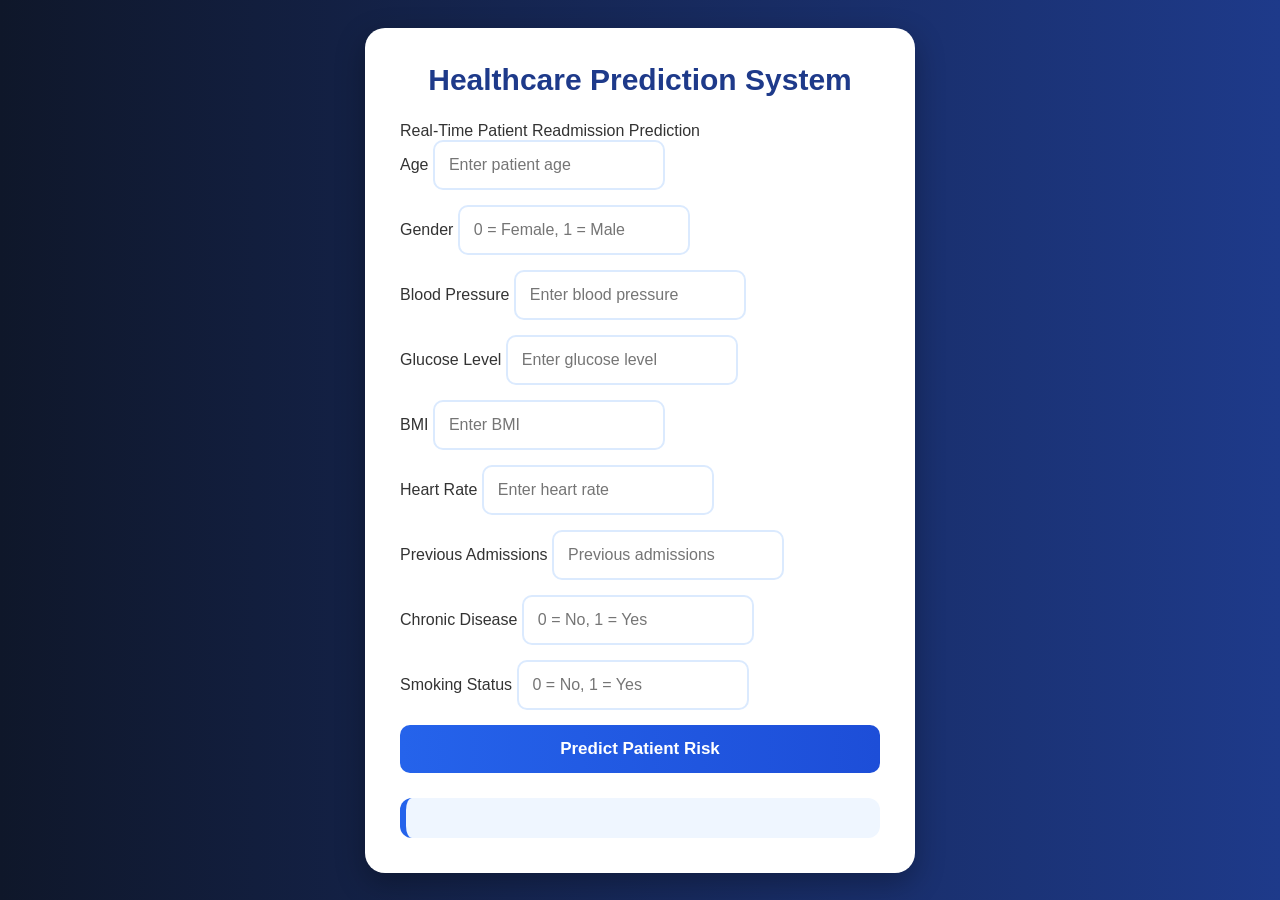
<file: healthcare_ml_api/templates/index.html>
<!DOCTYPE html>
<html lang="en">
<head>
    <meta charset="UTF-8">
    <meta name="viewport" content="width=device-width, initial-scale=1.0">
    <title>Healthcare Prediction System</title>
    <link rel="stylesheet" href="./static/style.css">
</head>

<body>

<div class="container">

    <div class="header">
        <h1>Healthcare Prediction System</h1>
        <p>Real-Time Patient Readmission Prediction</p>
    </div>

    <form id="predictionForm">

        <div class="input-group">
            <label>Age</label>
            <input type="number" id="age" placeholder="Enter patient age" required>
        </div>

        <div class="input-group">
            <label>Gender</label>
            <input type="number" id="gender" placeholder="0 = Female, 1 = Male" required>
        </div>

        <div class="input-group">
            <label>Blood Pressure</label>
            <input type="number" id="blood_pressure" placeholder="Enter blood pressure" required>
        </div>

        <div class="input-group">
            <label>Glucose Level</label>
            <input type="number" id="glucose_level" placeholder="Enter glucose level" required>
        </div>

        <div class="input-group">
            <label>BMI</label>
            <input type="number" step="0.1" id="bmi" placeholder="Enter BMI" required>
        </div>

        <div class="input-group">
            <label>Heart Rate</label>
            <input type="number" id="heart_rate" placeholder="Enter heart rate" required>
        </div>

        <div class="input-group">
            <label>Previous Admissions</label>
            <input type="number" id="previous_admissions" placeholder="Previous admissions" required>
        </div>

        <div class="input-group">
            <label>Chronic Disease</label>
            <input type="number" id="chronic_disease" placeholder="0 = No, 1 = Yes" required>
        </div>

        <div class="input-group">
            <label>Smoking Status</label>
            <input type="number" id="smoking_status" placeholder="0 = No, 1 = Yes" required>
        </div>

        <button type="submit">Predict Patient Risk</button>

    </form>

    <div id="result"></div>

</div>

<script>
document.getElementById('predictionForm').addEventListener('submit', async function(e) {

    e.preventDefault();

    const data = {
        age: parseInt(document.getElementById('age').value),
        gender: parseInt(document.getElementById('gender').value),
        blood_pressure: parseInt(document.getElementById('blood_pressure').value),
        glucose_level: parseInt(document.getElementById('glucose_level').value),
        bmi: parseFloat(document.getElementById('bmi').value),
        heart_rate: parseInt(document.getElementById('heart_rate').value),
        previous_admissions: parseInt(document.getElementById('previous_admissions').value),
        chronic_disease: parseInt(document.getElementById('chronic_disease').value),
        smoking_status: parseInt(document.getElementById('smoking_status').value)
    };

    try {

        const response = await fetch('/predict', {

            method: 'POST',

            headers: {
                'Content-Type': 'application/json'
            },

            body: JSON.stringify(data)
        });

        const result = await response.json();

        document.getElementById('result').innerHTML = `

            <h3>Prediction Result</h3>

            <p><strong>Risk Level:</strong> ${result.risk_level}</p>

            <p><strong>Prediction:</strong> ${result.prediction}</p>

            <p><strong>Probability:</strong> ${result.probability}</p>

        `;

    } catch(error) {

        document.getElementById('result').innerHTML = `
            <p>Error connecting to API</p>
        `;
    }

});
</script>

</body>
</html>
</file>
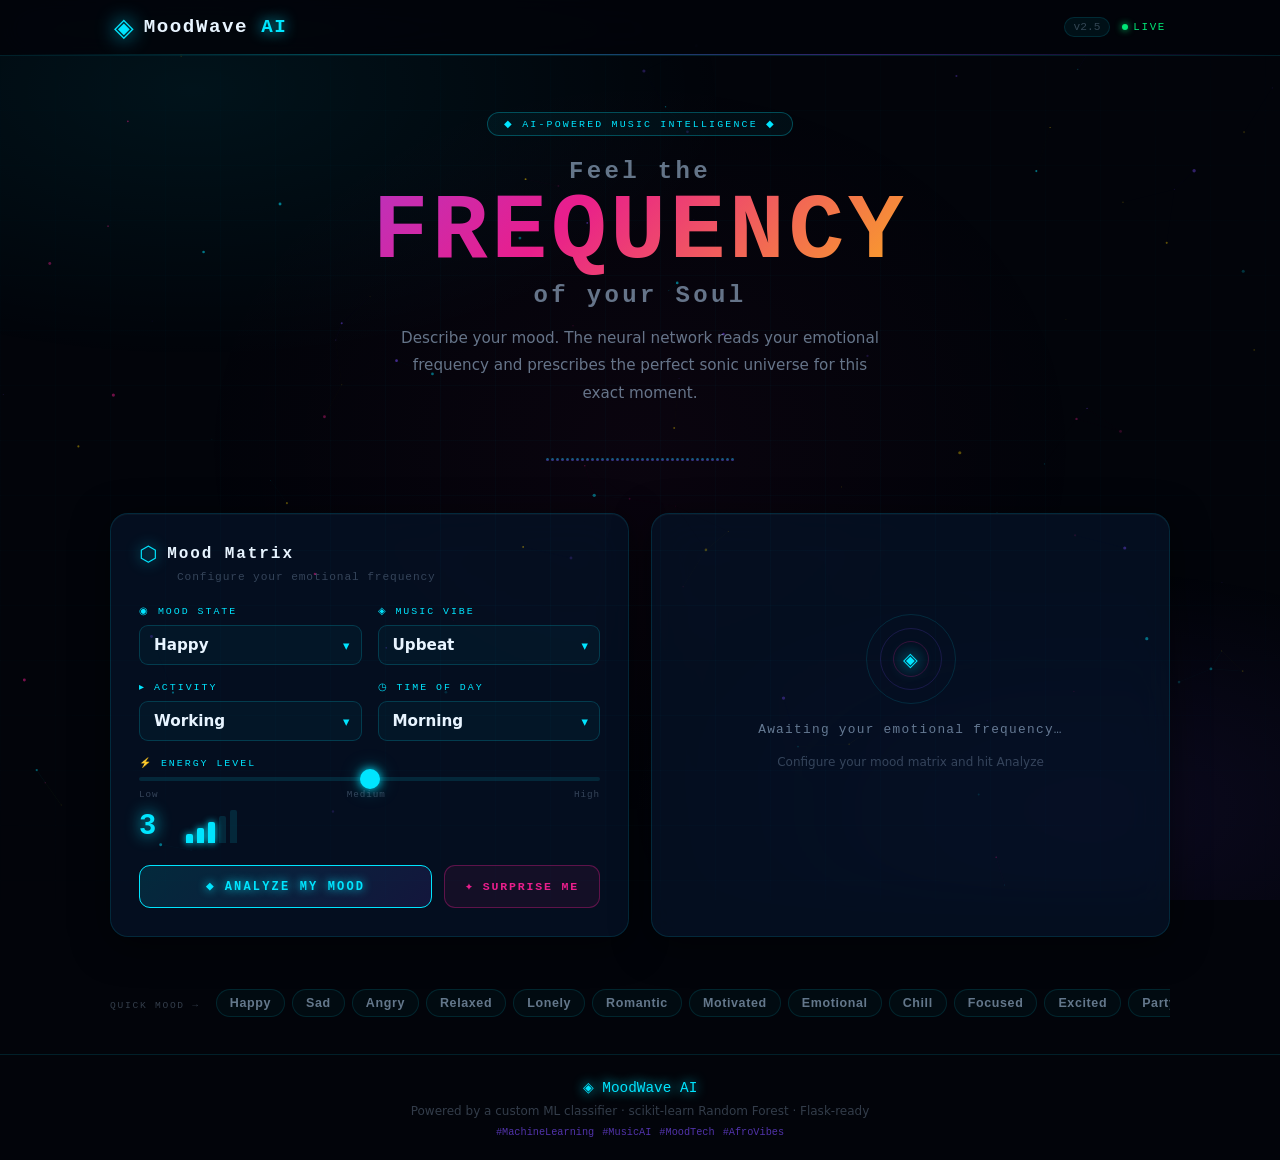
<file: healthcare_ml_api/templates/MOODWAVE_ai_app.html>
<!DOCTYPE html>
<html lang="en">
<head>
<meta charset="UTF-8"/>
<meta name="viewport" content="width=device-width,initial-scale=1"/>
<title>MoodWave AI</title>
<style>
*{box-sizing:border-box;margin:0;padding:0}
:root{
  --void:#02040a;--deep:#060e1a;--card:rgba(6,18,36,0.82);--border:rgba(0,220,255,0.13);
  --cyan:#00e5ff;--violet:#7c4dff;--pink:#e91e8c;--gold:#ffd600;--green:#00e676;
  --t1:#e8f4ff;--t2:rgba(180,210,240,0.55);--t3:rgba(180,210,240,0.28);
  --r:18px;--rp:999px;
  --gc0:var(--glow-cyan,0 0 18px rgba(0,229,255,0.35));
}
body{
  font-family:'Segoe UI',system-ui,sans-serif;
  background:var(--void);color:var(--t1);min-height:100vh;overflow-x:hidden;
}
body::before{
  content:'';position:fixed;inset:0;z-index:0;
  background:
    radial-gradient(ellipse 70% 50% at 15% 10%,rgba(0,229,255,0.07) 0%,transparent 60%),
    radial-gradient(ellipse 60% 45% at 85% 90%,rgba(124,77,255,0.09) 0%,transparent 60%),
    radial-gradient(ellipse 50% 60% at 50% 50%,rgba(233,30,140,0.04) 0%,transparent 70%);
  animation:bgShift 20s ease-in-out infinite alternate;
}
@keyframes bgShift{0%{opacity:1}50%{opacity:.7}100%{opacity:1;filter:hue-rotate(25deg)}}

canvas#pc{position:fixed;inset:0;z-index:1;pointer-events:none}

.grid-bg{
  position:fixed;inset:0;z-index:1;pointer-events:none;
  background-image:linear-gradient(rgba(0,229,255,0.025) 1px,transparent 1px),linear-gradient(90deg,rgba(0,229,255,0.025) 1px,transparent 1px);
  background-size:55px 55px;
  mask-image:radial-gradient(ellipse 80% 80% at 50% 50%,black 20%,transparent 100%);
}

header,main,footer,section{position:relative;z-index:10}

/* HEADER */
header{
  position:sticky;top:0;z-index:100;
  backdrop-filter:blur(20px) saturate(180%);
  background:rgba(2,4,10,0.88);
  border-bottom:1px solid var(--border);
}
.hdr{max-width:1100px;margin:0 auto;padding:12px 24px;display:flex;align-items:center;justify-content:space-between}
.logo{display:flex;align-items:center;gap:10px}
.logo-icon{font-size:1.6rem;color:var(--cyan);filter:drop-shadow(0 0 10px var(--cyan));animation:iconP 3s ease-in-out infinite}
@keyframes iconP{0%,100%{filter:drop-shadow(0 0 8px var(--cyan))}50%{filter:drop-shadow(0 0 22px var(--cyan)) drop-shadow(0 0 44px var(--violet))}}
.logo-name{font-family:'Courier New',monospace;font-size:1.2rem;font-weight:700;letter-spacing:.08em}
.logo-ai{color:var(--cyan);text-shadow:0 0 14px var(--cyan)}
.nav-bits{display:flex;align-items:center;gap:12px}
.vtag{font-family:monospace;font-size:.7rem;color:var(--t3);background:rgba(0,229,255,0.06);border:1px solid var(--border);padding:3px 9px;border-radius:var(--rp)}
.live-dot{display:flex;align-items:center;gap:5px;font-family:monospace;font-size:.68rem;color:var(--green);letter-spacing:.15em}
.dot{width:6px;height:6px;background:var(--green);border-radius:50%;animation:blink 1.5s ease-in-out infinite;box-shadow:0 0 7px var(--green)}
@keyframes blink{0%,100%{opacity:1}50%{opacity:.15}}
.hline{height:1px;background:linear-gradient(90deg,transparent,var(--cyan),var(--violet),transparent);opacity:.4}

/* HERO */
.hero{text-align:center;padding:56px 24px 28px;max-width:780px;margin:0 auto}
.hero-badge{
  display:inline-block;font-family:monospace;font-size:.62rem;letter-spacing:.22em;color:var(--cyan);
  border:1px solid rgba(0,229,255,0.28);background:rgba(0,229,255,0.05);
  padding:5px 16px;border-radius:var(--rp);margin-bottom:22px;animation:fadeUp .8s ease both
}
.hero h1{display:flex;flex-direction:column;gap:2px;margin-bottom:16px}
.h1a{font-family:monospace;font-size:clamp(1rem,2.5vw,1.5rem);color:var(--t2);letter-spacing:.14em;animation:fadeUp .8s ease both .1s;opacity:0;animation-fill-mode:forwards}
.h1b{font-family:monospace;font-size:clamp(2.8rem,8vw,5.8rem);font-weight:900;line-height:1;letter-spacing:.04em;background:linear-gradient(135deg,var(--cyan),var(--violet),var(--pink),var(--gold));-webkit-background-clip:text;-webkit-text-fill-color:transparent;background-clip:text;background-size:200% 200%;animation:fadeUp .8s ease both .2s,gshift 6s ease-in-out infinite alternate;opacity:0;animation-fill-mode:forwards}
@keyframes gshift{0%{background-position:0% 50%}100%{background-position:100% 50%}}
.h1c{font-family:monospace;font-size:clamp(1rem,2.5vw,1.5rem);color:var(--t2);letter-spacing:.14em;animation:fadeUp .8s ease both .3s;opacity:0;animation-fill-mode:forwards}
@keyframes fadeUp{from{opacity:0;transform:translateY(24px)}to{opacity:1;transform:none}}
.hero p{font-size:.95rem;color:var(--t2);line-height:1.8;max-width:500px;margin:0 auto 28px;animation:fadeUp .8s ease both .4s;opacity:0;animation-fill-mode:forwards}
.wv{display:flex;align-items:center;justify-content:center;gap:2px;height:50px;opacity:.5}
.wb{width:3px;border-radius:2px;background:linear-gradient(to top,var(--violet),var(--cyan));animation:wvh 1.4s ease-in-out infinite alternate;animation-delay:calc(var(--i)*.045s);min-height:3px}
@keyframes wvh{0%{transform:scaleY(.25)}100%{transform:scaleY(1.7)}}

/* DASHBOARD */
.dash{max-width:1100px;margin:0 auto;padding:0 20px 52px;display:grid;grid-template-columns:1fr 1fr;gap:22px}
@media(max-width:780px){.dash{grid-template-columns:1fr}}

/* GLASS CARD */
.card{
  background:var(--card);border:1px solid var(--border);border-radius:var(--r);
  backdrop-filter:blur(20px) saturate(160%);
  box-shadow:0 8px 36px rgba(0,0,0,0.5),inset 0 1px 0 rgba(255,255,255,0.03);
  padding:28px;transition:border-color .3s,box-shadow .3s;overflow:hidden
}
.card:hover{border-color:rgba(0,229,255,0.22);box-shadow:0 10px 52px rgba(0,0,0,0.55),0 0 32px rgba(0,229,255,0.06),inset 0 1px 0 rgba(255,255,255,0.03)}

.ph{display:flex;align-items:center;gap:10px;margin-bottom:22px;flex-wrap:wrap}
.ph-icon{font-size:1.3rem;color:var(--cyan);filter:drop-shadow(0 0 7px var(--cyan))}
.ph h2{font-family:monospace;font-size:1rem;font-weight:700;letter-spacing:.12em}
.ph-sub{font-family:monospace;font-size:.7rem;color:var(--t3);letter-spacing:.08em;width:100%;margin-top:-5px;padding-left:38px}

/* FORM */
.fgrid{display:grid;grid-template-columns:1fr 1fr;gap:16px}
.fg{display:flex;flex-direction:column;gap:8px}
.fg[data-w="full"]{grid-column:1/-1}
.flbl{font-family:monospace;font-size:.62rem;letter-spacing:.2em;color:var(--cyan);display:flex;align-items:center;gap:6px}
.sw{position:relative}
.ss{
  width:100%;padding:10px 36px 10px 14px;background:rgba(0,229,255,0.04);
  border:1px solid rgba(0,229,255,0.18);border-radius:9px;color:var(--t1);
  font-size:.95rem;font-weight:600;appearance:none;cursor:pointer;
  transition:border-color .25s,background .25s,box-shadow .25s;font-family:inherit
}
.ss:focus{outline:none;border-color:var(--cyan);background:rgba(0,229,255,0.07);box-shadow:0 0 0 3px rgba(0,229,255,0.12)}
.ss:hover{border-color:rgba(0,229,255,0.38)}
.ss option{background:#061220}
.sa{position:absolute;right:12px;top:50%;transform:translateY(-50%);color:var(--cyan);pointer-events:none;font-size:.8rem}

/* SLIDER */
.slw{display:flex;flex-direction:column;gap:8px}
input[type=range]{-webkit-appearance:none;width:100%;height:4px;background:rgba(0,229,255,0.12);border-radius:2px;outline:none;cursor:pointer}
input[type=range]::-webkit-slider-thumb{-webkit-appearance:none;width:20px;height:20px;border-radius:50%;background:var(--cyan);box-shadow:0 0 10px var(--cyan),0 0 20px rgba(0,229,255,0.35);transition:transform .2s}
input[type=range]::-webkit-slider-thumb:hover{transform:scale(1.3)}
.sl-lbl{display:flex;justify-content:space-between;font-family:monospace;font-size:.58rem;color:var(--t3);letter-spacing:.1em}
.edsp{display:flex;align-items:center;gap:12px;margin-top:2px}
#ev{font-family:monospace;font-size:1.8rem;font-weight:900;color:var(--cyan);text-shadow:0 0 16px var(--cyan);min-width:2ch}
.ebars{display:flex;gap:4px;align-items:flex-end}
.ebars span{width:7px;border-radius:2px 2px 0 0;background:rgba(0,229,255,0.12);transition:background .3s}
.ebars span:nth-child(1){height:9px}
.ebars span:nth-child(2){height:15px}
.ebars span:nth-child(3){height:21px}
.ebars span:nth-child(4){height:27px}
.ebars span:nth-child(5){height:33px}
.ebars span.on{background:var(--cyan);box-shadow:0 0 7px var(--cyan)}

/* BUTTONS */
.brow{display:flex;gap:12px;margin-top:22px;flex-wrap:wrap}
.btn-p{
  flex:1;min-width:150px;position:relative;display:flex;align-items:center;justify-content:center;gap:8px;
  padding:13px 22px;background:linear-gradient(135deg,rgba(0,229,255,0.13),rgba(124,77,255,0.13));
  border:1px solid var(--cyan);border-radius:11px;color:var(--cyan);font-family:monospace;
  font-size:.75rem;font-weight:700;letter-spacing:.18em;cursor:pointer;overflow:hidden;
  text-shadow:0 0 10px var(--cyan);transition:all .25s
}
.btn-p:hover{background:linear-gradient(135deg,rgba(0,229,255,0.22),rgba(124,77,255,0.22));box-shadow:0 0 18px rgba(0,229,255,0.3);transform:translateY(-2px)}
.btn-p:disabled{opacity:.45;cursor:not-allowed;transform:none}
.btn-p::after{content:'';position:absolute;top:0;left:-100%;width:60%;height:100%;background:linear-gradient(90deg,transparent,rgba(255,255,255,0.07),transparent);transition:left .5s}
.btn-p:hover::after{left:160%}
.btn-s{
  padding:13px 20px;background:rgba(233,30,140,0.07);border:1px solid rgba(233,30,140,0.35);
  border-radius:11px;color:var(--pink);font-family:monospace;font-size:.72rem;font-weight:700;
  letter-spacing:.16em;cursor:pointer;display:flex;align-items:center;gap:7px;transition:all .25s;white-space:nowrap
}
.btn-s:hover{background:rgba(233,30,140,0.14);box-shadow:0 0 16px rgba(233,30,140,0.3);transform:translateY(-2px)}
.btn-s:disabled{opacity:.45;cursor:not-allowed;transform:none}

/* RESULT PANEL */
.ridl{display:flex;flex-direction:column;align-items:center;justify-content:center;min-height:300px;gap:18px;text-align:center}
.rviz{position:relative;width:90px;height:90px;margin:0 auto}
.rring{position:absolute;border-radius:50%;border:1px solid;top:50%;left:50%;transform:translate(-50%,-50%)}
.r1{width:90px;height:90px;border-color:rgba(0,229,255,0.13);animation:rp 3s ease-in-out infinite}
.r2{width:62px;height:62px;border-color:rgba(124,77,255,0.18);animation:rp 3s ease-in-out infinite .5s}
.r3{width:36px;height:36px;border-color:rgba(233,30,140,0.22);animation:rp 3s ease-in-out infinite 1s}
.rc{position:absolute;top:50%;left:50%;transform:translate(-50%,-50%);font-size:1.2rem;color:var(--cyan);filter:drop-shadow(0 0 8px var(--cyan));animation:iconP 3s ease-in-out infinite}
@keyframes rp{0%,100%{opacity:.28;transform:translate(-50%,-50%) scale(1)}50%{opacity:.75;transform:translate(-50%,-50%) scale(1.07)}}
.rit{font-family:monospace;font-size:.8rem;color:var(--t2);letter-spacing:.1em}
.ris{font-size:.75rem;color:var(--t3)}

.rldg{display:flex;flex-direction:column;align-items:center;justify-content:center;min-height:300px;gap:20px;text-align:center}
.lvz{display:flex;gap:4px;align-items:center;height:54px}
.lb{width:5px;border-radius:2px;background:linear-gradient(to top,var(--violet),var(--cyan));animation:lp 1s ease-in-out infinite alternate;animation-delay:var(--d);min-height:5px}
@keyframes lp{0%{height:5px;opacity:.35}100%{height:46px;opacity:1}}
.ltxt{font-family:monospace;font-size:.8rem;color:var(--cyan);letter-spacing:.12em;text-shadow:0 0 18px var(--cyan)}
.lsteps{display:flex;flex-direction:column;gap:6px}
.ls{font-family:monospace;font-size:.65rem;color:var(--t3);letter-spacing:.09em;padding:4px 12px;border-radius:var(--rp);transition:all .4s}
.ls.act{color:var(--cyan);background:rgba(0,229,255,0.07);border:1px solid rgba(0,229,255,0.18);text-shadow:0 0 9px var(--cyan)}
.ls.done{color:var(--green);text-decoration:line-through;text-decoration-color:rgba(0,230,118,0.35)}

.rcon{display:flex;flex-direction:column;gap:20px}
.rhdr{text-align:center}
.rbadge{display:inline-block;font-family:monospace;font-size:.6rem;letter-spacing:.18em;padding:4px 14px;border-radius:var(--rp);margin-bottom:10px;border:1px solid currentColor;opacity:.8}
.rcat{font-family:monospace;font-size:clamp(1.1rem,2.8vw,1.65rem);font-weight:900;letter-spacing:.06em;line-height:1.2;margin-bottom:8px;background:linear-gradient(135deg,var(--cyan),var(--violet));-webkit-background-clip:text;-webkit-text-fill-color:transparent;background-clip:text}
.ratm{font-size:.85rem;color:var(--t2);line-height:1.65;max-width:360px;margin:0 auto}

.cblk{display:flex;align-items:center;justify-content:space-around;gap:16px;flex-wrap:wrap}
.carc{position:relative;width:110px;height:110px}
.carc svg{width:100%;height:100%;transform:rotate(-90deg)}
.arc-bg{fill:none;stroke:rgba(0,229,255,0.07);stroke-width:8}
.arc-f{fill:none;stroke:url(#ag);stroke-width:8;stroke-linecap:round;stroke-dasharray:314;stroke-dashoffset:314;transition:stroke-dashoffset 1.5s cubic-bezier(.4,0,.2,1)}
.cac{position:absolute;inset:0;display:flex;flex-direction:column;align-items:center;justify-content:center}
.cv{font-family:monospace;font-size:1.3rem;font-weight:900;color:var(--cyan);text-shadow:0 0 14px var(--cyan)}
.cl{font-family:monospace;font-size:.52rem;color:var(--t3);letter-spacing:.1em;margin-top:1px}

.emb{text-align:center}
.eml{display:block;font-family:monospace;font-size:.58rem;letter-spacing:.18em;color:var(--t3);margin-bottom:7px}
.emtr{display:flex;gap:4px;align-items:flex-end;justify-content:center;height:44px}
.embar{width:16px;border-radius:2px 2px 0 0;background:rgba(0,229,255,0.09);transition:all .6s cubic-bezier(.4,0,.2,1)}
.embar.lit{background:linear-gradient(to top,var(--violet),var(--cyan));box-shadow:0 0 10px var(--cyan)}
.emv{display:block;font-family:monospace;font-size:.7rem;color:var(--cyan);margin-top:6px;letter-spacing:.09em}

.slbl{font-family:monospace;font-size:.6rem;letter-spacing:.18em;color:var(--t3);margin-bottom:8px}
.chips{display:flex;flex-wrap:wrap;gap:7px}
.chip{padding:5px 12px;border-radius:var(--rp);font-weight:600;font-size:.78rem;letter-spacing:.04em;border:1px solid;cursor:default;transition:all .25s;animation:chF .5s ease both}
.chip:hover{transform:translateY(-2px) scale(1.05)}
@keyframes chF{from{opacity:0;transform:translateY(8px) scale(.9)}to{opacity:1;transform:none}}

.anames{font-size:.88rem;color:var(--t2);line-height:1.6}
.epills{display:flex;flex-wrap:wrap;gap:7px}
.ep{padding:4px 11px;border-radius:var(--rp);font-family:monospace;font-size:.64rem;letter-spacing:.09em;background:rgba(124,77,255,0.09);border:1px solid rgba(124,77,255,0.22);color:var(--violet)}

.vis{display:flex;align-items:flex-end;gap:2px;height:52px;padding:0 2px}
.vb{flex:1;border-radius:2px 2px 0 0;background:linear-gradient(to top,var(--violet),var(--cyan));min-height:3px;opacity:.65}
.vis.pl .vb{animation:vb .8s ease-in-out infinite alternate;animation-delay:calc(var(--i)*.033s)}
@keyframes vb{0%{transform:scaleY(.08);opacity:.25}100%{transform:scaleY(1);opacity:.9}}

/* MOOD STRIP */
.mstrip{max-width:1100px;margin:0 auto 32px;padding:0 20px;display:flex;align-items:center;gap:16px}
.mslbl{font-family:monospace;font-size:.6rem;letter-spacing:.18em;color:var(--t3);white-space:nowrap}
.mpscroll{display:flex;gap:7px;overflow-x:auto;padding-bottom:5px;scrollbar-width:thin;scrollbar-color:var(--violet) transparent;-webkit-overflow-scrolling:touch}
.mp{white-space:nowrap;padding:6px 13px;border-radius:var(--rp);background:rgba(0,229,255,0.03);border:1px solid rgba(0,229,255,0.12);color:var(--t2);font-weight:600;font-size:.78rem;letter-spacing:.05em;cursor:pointer;transition:all .2s}
.mp:hover,.mp.on{background:rgba(0,229,255,0.09);border-color:var(--cyan);color:var(--cyan);box-shadow:0 0 12px rgba(0,229,255,0.18)}

footer{border-top:1px solid var(--border);padding:24px;text-align:center}
.ft{max-width:1100px;margin:0 auto;display:flex;flex-direction:column;gap:8px;align-items:center}
.fbrand{font-family:monospace;font-size:.9rem;color:var(--cyan);display:flex;align-items:center;gap:7px;text-shadow:0 0 12px var(--cyan)}
.fsub{font-size:.75rem;color:var(--t3)}
.ftags{display:flex;gap:8px;flex-wrap:wrap;justify-content:center}
.ftags span{font-family:monospace;font-size:.64rem;color:var(--violet);opacity:.65}
</style>
</head>
<body>

<canvas id="pc"></canvas>
<div class="grid-bg"></div>

<svg width="0" height="0" style="position:absolute">
  <defs>
    <linearGradient id="ag" x1="0%" y1="0%" x2="100%" y2="100%">
      <stop offset="0%" stop-color="#00e5ff"/>
      <stop offset="100%" stop-color="#7c4dff"/>
    </linearGradient>
  </defs>
</svg>

<header>
  <div class="hdr">
    <div class="logo">
      <span class="logo-icon">◈</span>
      <div class="logo-name">MoodWave<span class="logo-ai"> AI</span></div>
    </div>
    <div class="nav-bits">
      <span class="vtag">v2.5</span>
      <span class="live-dot"><span class="dot"></span>LIVE</span>
    </div>
  </div>
  <div class="hline"></div>
</header>

<section class="hero">
  <div class="hero-badge">◆ AI-POWERED MUSIC INTELLIGENCE ◆</div>
  <h1>
    <span class="h1a">Feel the</span>
    <span class="h1b">FREQUENCY</span>
    <span class="h1c">of your Soul</span>
  </h1>
  <p>Describe your mood. The neural network reads your emotional frequency and prescribes the perfect sonic universe for this exact moment.</p>
  <div class="wv" id="wv"></div>
</section>

<div class="dash">
  <div class="card" id="formCard">
    <div class="ph">
      <span class="ph-icon">⬡</span>
      <h2>Mood Matrix</h2>
      <span class="ph-sub">Configure your emotional frequency</span>
    </div>
    <div class="fgrid">
      <div class="fg">
        <label class="flbl">◉ MOOD STATE</label>
        <div class="sw"><select class="ss" id="mood"></select><span class="sa">▾</span></div>
      </div>
      <div class="fg">
        <label class="flbl">◈ MUSIC VIBE</label>
        <div class="sw"><select class="ss" id="vibe"></select><span class="sa">▾</span></div>
      </div>
      <div class="fg">
        <label class="flbl">▸ ACTIVITY</label>
        <div class="sw"><select class="ss" id="activity"></select><span class="sa">▾</span></div>
      </div>
      <div class="fg">
        <label class="flbl">◷ TIME OF DAY</label>
        <div class="sw"><select class="ss" id="time"></select><span class="sa">▾</span></div>
      </div>
      <div class="fg" data-w="full">
        <label class="flbl">⚡ ENERGY LEVEL</label>
        <div class="slw">
          <input type="range" id="energy" min="1" max="5" value="3"/>
          <div class="sl-lbl"><span>Low</span><span>Medium</span><span>High</span></div>
          <div class="edsp">
            <span id="ev">3</span>
            <div class="ebars" id="ebarsc">
              <span></span><span></span><span></span><span></span><span></span>
            </div>
          </div>
        </div>
      </div>
    </div>
    <div class="brow">
      <button class="btn-p" id="pBtn" onclick="go()">◈ ANALYZE MY MOOD</button>
      <button class="btn-s" id="sBtn" onclick="surprise()">✦ SURPRISE ME</button>
    </div>
  </div>

  <div class="card" id="rcard">
    <div class="ridl" id="ridl">
      <div class="rviz">
        <div class="rring r1"></div><div class="rring r2"></div><div class="rring r3"></div>
        <div class="rc">◈</div>
      </div>
      <p class="rit">Awaiting your emotional frequency…</p>
      <p class="ris">Configure your mood matrix and hit Analyze</p>
    </div>
    <div class="rldg" id="rldg" style="display:none">
      <div class="lvz">
        <div class="lb" style="--d:0s"></div><div class="lb" style="--d:.09s"></div>
        <div class="lb" style="--d:.18s"></div><div class="lb" style="--d:.27s"></div>
        <div class="lb" style="--d:.36s"></div><div class="lb" style="--d:.27s"></div>
        <div class="lb" style="--d:.18s"></div><div class="lb" style="--d:.09s"></div>
        <div class="lb" style="--d:0s"></div>
      </div>
      <p class="ltxt">Neural network scanning frequency…</p>
      <div class="lsteps">
        <span class="ls" id="l1">Parsing mood vectors</span>
        <span class="ls" id="l2">Calibrating energy nodes</span>
        <span class="ls" id="l3">Matching sonic signature</span>
        <span class="ls" id="l4">Generating playlist DNA</span>
      </div>
    </div>
    <div class="rcon" id="rcon" style="display:none">
      <div class="rhdr">
        <div class="rbadge" id="rbadge">◆ AI RECOMMENDATION</div>
        <div class="rcat" id="rcat"></div>
        <p class="ratm" id="ratm"></p>
      </div>
      <div class="cblk">
        <div class="carc">
          <svg viewBox="0 0 120 120"><circle class="arc-bg" cx="60" cy="60" r="50"/><circle class="arc-f" id="arcf" cx="60" cy="60" r="50"/></svg>
          <div class="cac"><span class="cv" id="cpct">0%</span><span class="cl">AI Confidence</span></div>
        </div>
        <div class="emb">
          <span class="eml">ENERGY SCORE</span>
          <div class="emtr" id="emtr">
            <div class="embar"></div><div class="embar"></div><div class="embar"></div>
            <div class="embar"></div><div class="embar"></div>
          </div>
          <span class="emv" id="emv"></span>
        </div>
      </div>
      <div>
        <p class="slbl">◆ RECOMMENDED GENRES</p>
        <div class="chips" id="chips"></div>
      </div>
      <div>
        <p class="slbl">◆ ARTIST STYLE MATCH</p>
        <p class="anames" id="art"></p>
      </div>
      <div>
        <p class="slbl">◆ YOUR FREQUENCY</p>
        <div class="epills" id="epills"></div>
      </div>
      <div>
        <p class="slbl">◆ LIVE VISUALIZER</p>
        <div class="vis" id="viz"></div>
      </div>
    </div>
  </div>
</div>

<section class="mstrip">
  <span class="mslbl">QUICK MOOD →</span>
  <div class="mpscroll" id="mps"></div>
</section>

<footer>
  <div class="ft">
    <div class="fbrand">◈ MoodWave AI</div>
    <p class="fsub">Powered by a custom ML classifier · scikit-learn Random Forest · Flask-ready</p>
    <div class="ftags"><span>#MachineLearning</span><span>#MusicAI</span><span>#MoodTech</span><span>#AfroVibes</span></div>
  </div>
</footer>

<script>
const MOODS=["Happy","Sad","Angry","Relaxed","Lonely","Romantic","Motivated","Emotional","Chill","Focused","Excited","Party","Heartbroken","Dreamy","Energetic","Calm","Dark","Confident","Night Drive","Gym Mode"];
const VIBES=["Upbeat","Melancholic","Aggressive","Smooth","Nostalgic","Intense","Peaceful","Ethereal","Groovy","Raw"];
const ACTS=["Working","Exercising","Relaxing","Driving","Studying","Partying","Meditating","Sleeping","Cooking","Walking"];
const TIMES=["Morning","Afternoon","Evening","Night","Late Night"];

const DB={
  "Happy":       {cat:"Pop Anthems",genres:["Pop","Synth-Pop","Electropop","Dance Pop"],atm:"Catchy hooks, bright production, universal feel-good energy",art:"Dua Lipa, The Weeknd, Taylor Swift, Harry Styles",col:"#F06292"},
  "Sad":         {cat:"Soul & R&B Journey",genres:["R&B","Soul","Neo-Soul","Contemporary R&B"],atm:"Velvety vocals, emotional depth, smooth grooves",art:"H.E.R., SZA, Frank Ocean, Jhené Aiko",col:"#E91E8C"},
  "Angry":       {cat:"Dark Trap Energy",genres:["Trap","Dark Hip Hop","Drill","Gothic Rap"],atm:"Heavy 808s, brooding melodies, atmospheric darkness",art:"Travis Scott, 21 Savage, NF, Scarlxrd",col:"#8B00FF"},
  "Relaxed":     {cat:"Jazz Lounge",genres:["Jazz","Smooth Jazz","Bebop","Contemporary Jazz"],atm:"Sophisticated improvisations in a dimly lit lounge",art:"Miles Davis, John Coltrane, Norah Jones, Chet Baker",col:"#C5A028"},
  "Lonely":      {cat:"Acoustic Dreams",genres:["Acoustic","Folk","Singer-Songwriter","Indie Folk"],atm:"Raw emotion, intimate storytelling, natural warmth",art:"Bon Iver, Phoebe Bridgers, Ed Sheeran, Damien Rice",col:"#558B2F"},
  "Romantic":    {cat:"Soul & R&B Journey",genres:["R&B","Soul","Neo-Soul","Slow Jams"],atm:"Warm vocals, candlelit grooves, sweet melodies",art:"H.E.R., SZA, Luther Vandross, Sade",col:"#E91E8C"},
  "Motivated":   {cat:"Hip Hop Hustle",genres:["Hip Hop","Conscious Rap","Boom Bap","Trap"],atm:"Confident bars, hard-hitting beats, street wisdom",art:"Kendrick Lamar, J. Cole, Drake, Nas",col:"#FF4500"},
  "Emotional":   {cat:"Gospel & Uplift",genres:["Gospel","Contemporary Christian","Worship","Soul Gospel"],atm:"Uplifting harmonies, spiritual warmth, communal joy",art:"Kirk Franklin, Maverick City, Sinach, CeCe Winans",col:"#FF9800"},
  "Chill":       {cat:"Chill Lo-fi Session",genres:["Lo-fi","Chillhop","Instrumental Hip Hop","Jazz Hop"],atm:"Cozy, nostalgic warmth with soft crackling vinyl textures",art:"Nujabes, Idealism, J Dilla, Lofi Girl",col:"#4FC3F7"},
  "Focused":     {cat:"Classical Focus",genres:["Classical","Neoclassical","Piano","Orchestral"],atm:"Refined, timeless elegance with rich harmonic complexity",art:"Beethoven, Chopin, Ludovico Einaudi, Max Richter",col:"#FFD700"},
  "Excited":     {cat:"EDM Festival Mode",genres:["EDM","Progressive House","Trance","Big Room"],atm:"Euphoric drops, festival energy, crowd-moving synths",art:"Martin Garrix, Marshmello, Tiësto, Hardwell",col:"#00E5FF"},
  "Party":       {cat:"Amapiano Wave",genres:["Amapiano","Afro House","Deep House","Kwaito"],atm:"Log drum bass lines, bubbly piano riffs, South African soul",art:"Kabza De Small, DJ Maphorisa, Focalistic, Msaki",col:"#7B1FA2"},
  "Heartbroken": {cat:"Acoustic Dreams",genres:["Acoustic","Folk","Indie Folk","Singer-Songwriter"],atm:"Raw heartache poured into intimate acoustic storytelling",art:"Bon Iver, Phoebe Bridgers, Damien Rice, Lewis Capaldi",col:"#558B2F"},
  "Dreamy":      {cat:"Chillstep Universe",genres:["Chillstep","Melodic Dubstep","Liquid DnB","Ambient Electronic"],atm:"Dreamy synths, emotional builds, floating weightlessness",art:"Blackmill, Purity Ring, Odesza, Petit Biscuit",col:"#1565C0"},
  "Energetic":   {cat:"Gym Beast Mode",genres:["Workout EDM","Motivational Hip Hop","Metal","Power Trap"],atm:"Maximum energy, adrenaline rush, unstoppable momentum",art:"Eminem, Kanye West, AC/DC, Skrillex",col:"#F44336"},
  "Calm":        {cat:"Instrumental Escape",genres:["Instrumental","Post-Rock","Ambient","Cinematic"],atm:"Wordless journeys through expansive sonic landscapes",art:"Hans Zimmer, Explosions in the Sky, Moby, Brian Eno",col:"#00897B"},
  "Dark":        {cat:"Night Drive Synth",genres:["Synthwave","Retrowave","Darksynth","Dream Pop"],atm:"Neon-soaked highways, cinematic nostalgia, midnight aesthetics",art:"Kavinsky, Perturbator, Gunship, Com Truise",col:"#7C4DFF"},
  "Confident":   {cat:"Funk & Soul Groove",genres:["Funk","Soul","Disco","Neo-Funk"],atm:"Irresistible grooves, brass stabs, pure feel-good energy",art:"James Brown, Daft Punk, Bruno Mars, Anderson .Paak",col:"#FF6F00"},
  "Night Drive": {cat:"Night Drive Synth",genres:["Synthwave","Retrowave","Darksynth","Lo-fi Hip Hop"],atm:"Neon-soaked highways at 3AM — pure cinematic nostalgia",art:"Kavinsky, Perturbator, Gunship, Com Truise",col:"#7C4DFF"},
  "Gym Mode":    {cat:"Gym Beast Mode",genres:["Workout EDM","Power Hip Hop","Hard Rock","Trap Bangers"],atm:"Jaw-dropping drops and savage 808s for maximum output",art:"Eminem, AC/DC, Skrillex, Lil Baby",col:"#F44336"}
};

function populate(id,arr){
  const s=document.getElementById(id);
  arr.forEach(v=>{const o=document.createElement('option');o.value=v;o.textContent=v;s.appendChild(o)});
}
populate('mood',MOODS);populate('vibe',VIBES);populate('activity',ACTS);populate('time',TIMES);

const mps=document.getElementById('mps');
MOODS.forEach(m=>{const b=document.createElement('button');b.className='mp';b.textContent=m;b.onclick=()=>quickMood(m);mps.appendChild(b)});

const wv=document.getElementById('wv');
for(let i=0;i<38;i++){const d=document.createElement('div');d.className='wb';d.style.setProperty('--i',i);wv.appendChild(d)}

const viz=document.getElementById('viz');
for(let i=0;i<34;i++){const d=document.createElement('div');d.className='vb';d.style.setProperty('--i',i);viz.appendChild(d)}

const sl=document.getElementById('energy');
sl.oninput=()=>updateE(sl.value);
function updateE(v){
  document.getElementById('ev').textContent=v;
  document.querySelectorAll('#ebarsc span').forEach((b,i)=>b.classList.toggle('on',i<v));
}
updateE(3);

function quickMood(m){
  document.getElementById('mood').value=m;
  document.querySelectorAll('.mp').forEach(p=>p.classList.toggle('on',p.textContent===m));
}

function setState(s){
  document.getElementById('ridl').style.display=s==='idle'?'':'none';
  document.getElementById('rldg').style.display=s==='loading'?'':'none';
  document.getElementById('rcon').style.display=s==='result'?'':'none';
}

let ltimer=null;
function startSteps(){
  const ids=['l1','l2','l3','l4'];let i=0;
  ids.forEach(id=>{const el=document.getElementById(id);el.className='ls'});
  document.getElementById(ids[0]).classList.add('act');
  ltimer=setInterval(()=>{
    if(i<ids.length-1){
      document.getElementById(ids[i]).classList.replace('act','done');
      i++;document.getElementById(ids[i]).classList.add('act');
    }
  },600);
}
function stopSteps(){if(ltimer){clearInterval(ltimer);ltimer=null}}

function predict(mood,energy,vibe,activity,time){
  const base=DB[mood]||DB["Happy"];
  const eBoost=Math.max(0,energy-3);
  let cat=base.cat,genres=[...base.genres],atm=base.atm,art=base.art,col=base.col;
  if(mood==="Happy"&&activity==="Partying"){cat="Amapiano Wave";genres=["Amapiano","Afro House","Afrobeats","Deep House"];art="Kabza De Small, DJ Maphorisa, Burna Boy, Focalistic";col="#7B1FA2"}
  if((mood==="Motivated"||mood==="Gym Mode")&&energy>=4){cat="Gym Beast Mode";genres=["Workout EDM","Power Hip Hop","Hard Rock","Drill"];atm="Maximum energy, adrenaline rush, unstoppable momentum";art="Eminem, AC/DC, Skrillex, Pop Smoke";col="#F44336"}
  if(mood==="Focused"&&(activity==="Working"||activity==="Studying")){cat="Classical Focus";genres=["Classical","Instrumental","Neoclassical","Piano"];art="Beethoven, Einaudi, Hans Zimmer, Chopin";col="#FFD700"}
  if(vibe==="Aggressive"&&energy>=4){cat="Rock Rebellion";genres=["Rock","Alternative Rock","Metal","Hard Rock"];atm:"Raw electric guitars, rebellious spirit, anthemic power";art="Nirvana, Arctic Monkeys, Foo Fighters, Radiohead";col="#D32F2F"}
  if(time==="Late Night"&&(mood==="Dark"||mood==="Night Drive")){cat="Night Drive Synth";genres=["Synthwave","Darksynth","Retrowave","Coldwave"];atm="Neon-soaked highways at 3AM, cinematic haze, pure escapism";art="Kavinsky, Perturbator, Gunship, Night Lovell";col="#7C4DFF"}
  const confidence=Math.min(99,Math.max(55,72+eBoost*3+Math.floor(Math.random()*16)));
  return{cat,genres,atm,art,col,confidence,energy};
}

function render(res,inputs){
  const b=document.getElementById('rbadge');
  b.textContent='◆ AI RECOMMENDATION';b.style.color=res.col;b.style.borderColor=res.col;b.style.background=hex2rgba(res.col,.07);
  document.getElementById('rcat').textContent=res.cat;
  document.getElementById('ratm').textContent=res.atm;
  animConf(res.confidence);
  renderEM(res.energy);
  const cc=document.getElementById('chips');cc.innerHTML='';
  const cp=[{bg:'rgba(0,229,255,.07)',bd:'rgba(0,229,255,.28)',tx:'#00e5ff'},{bg:'rgba(124,77,255,.07)',bd:'rgba(124,77,255,.28)',tx:'#7c4dff'},{bg:'rgba(233,30,140,.07)',bd:'rgba(233,30,140,.28)',tx:'#e91e8c'},{bg:'rgba(255,214,0,.07)',bd:'rgba(255,214,0,.28)',tx:'#ffd600'}];
  res.genres.forEach((g,i)=>{const c=cp[i%cp.length],el=document.createElement('span');el.className='chip';el.textContent=g;el.style.background=c.bg;el.style.borderColor=c.bd;el.style.color=c.tx;el.style.animationDelay=`${i*.1}s`;cc.appendChild(el)});
  document.getElementById('art').textContent=res.art;
  const ep=document.getElementById('epills');ep.innerHTML='';
  [['Mood',inputs.mood],['Energy',inputs.energy+'/5'],['Vibe',inputs.vibe],['Activity',inputs.activity],['Time',inputs.time]].forEach(([l,v])=>{const el=document.createElement('span');el.className='ep';el.textContent=`${l}: ${v}`;ep.appendChild(el)});
  document.getElementById('viz').classList.add('pl');
}

function animConf(p){
  const arc=document.getElementById('arcf'),val=document.getElementById('cpct');
  let c=0;const step=p/50;
  const iv=setInterval(()=>{c=Math.min(c+step,p);val.textContent=Math.round(c)+'%';arc.style.strokeDashoffset=314-(314*c/100);if(c>=p)clearInterval(iv)},30);
}

function renderEM(sc){
  const bars=document.querySelectorAll('#emtr .embar');
  bars.forEach((b,i)=>setTimeout(()=>b.classList.toggle('lit',i<sc),i*110));
  document.getElementById('emv').textContent=['','Very Low','Low','Medium','High','Maximum'][sc]||'';
}

async function go(){
  const pBtn=document.getElementById('pBtn'),sBtn=document.getElementById('sBtn');
  pBtn.disabled=sBtn.disabled=true;pBtn.textContent='ANALYZING…';
  setState('loading');startSteps();
  await delay(2600);
  stopSteps();
  const mood=document.getElementById('mood').value,energy=+document.getElementById('energy').value,vibe=document.getElementById('vibe').value,activity=document.getElementById('activity').value,time=document.getElementById('time').value;
  const res=predict(mood,energy,vibe,activity,time);
  setState('result');render(res,{mood,energy,vibe,activity,time});
  pBtn.disabled=sBtn.disabled=false;pBtn.textContent='◈ ANALYZE MY MOOD';
}

async function surprise(){
  const pBtn=document.getElementById('pBtn'),sBtn=document.getElementById('sBtn');
  pBtn.disabled=sBtn.disabled=true;sBtn.textContent='RANDOMIZING…';
  setState('loading');startSteps();
  await delay(2600);
  stopSteps();
  const mood=rnd(MOODS),energy=rndN(1,5),vibe=rnd(VIBES),activity=rnd(ACTS),time=rnd(TIMES);
  document.getElementById('mood').value=mood;document.getElementById('energy').value=energy;updateE(energy);
  document.getElementById('vibe').value=vibe;document.getElementById('activity').value=activity;document.getElementById('time').value=time;
  document.querySelectorAll('.mp').forEach(p=>p.classList.toggle('on',p.textContent===mood));
  const res=predict(mood,energy,vibe,activity,time);
  setState('result');render(res,{mood,energy,vibe,activity,time});
  pBtn.disabled=sBtn.disabled=false;sBtn.textContent='✦ SURPRISE ME';
}

const delay=ms=>new Promise(r=>setTimeout(r,ms));
function rnd(arr){return arr[Math.floor(Math.random()*arr.length)]}
function rndN(a,b){return a+Math.floor(Math.random()*(b-a+1))}
function hex2rgba(hex,a){const r=/^#?([a-f\d]{2})([a-f\d]{2})([a-f\d]{2})$/i.exec(hex);return r?`rgba(${parseInt(r[1],16)},${parseInt(r[2],16)},${parseInt(r[3],16)},${a})`:`rgba(0,229,255,${a})`}

document.addEventListener('keydown',e=>{if(e.key==='Enter'&&!['BUTTON','SELECT','INPUT'].includes(document.activeElement.tagName))go()});

(function particles(){
  const c=document.getElementById('pc'),ctx=c.getContext('2d');
  let W,H,ps=[];
  const COLS=["#00e5ff","#7c4dff","#e91e8c","#ffd600"];
  function resize(){W=c.width=window.innerWidth;H=c.height=window.innerHeight}
  window.addEventListener('resize',resize);resize();
  class P{constructor(){this.reset()}reset(){this.x=Math.random()*W;this.y=Math.random()*H;this.r=Math.random()*1.4+.3;this.vx=(Math.random()-.5)*.32;this.vy=(Math.random()-.5)*.32;this.a=Math.random()*.45+.08;this.col=COLS[Math.floor(Math.random()*COLS.length)]}update(){this.x+=this.vx;this.y+=this.vy;if(this.x<0||this.x>W||this.y<0||this.y>H)this.reset()}draw(){ctx.beginPath();ctx.arc(this.x,this.y,this.r,0,Math.PI*2);ctx.fillStyle=this.col;ctx.globalAlpha=this.a;ctx.fill()}}
  for(let i=0;i<100;i++)ps.push(new P());
  function loop(){
    ctx.clearRect(0,0,W,H);
    ps.forEach(p=>{p.update();p.draw()});
    ctx.globalAlpha=1;
    for(let i=0;i<ps.length;i++)for(let j=i+1;j<ps.length;j++){const dx=ps[i].x-ps[j].x,dy=ps[i].y-ps[j].y,d=Math.sqrt(dx*dx+dy*dy);if(d<75){ctx.beginPath();ctx.moveTo(ps[i].x,ps[i].y);ctx.lineTo(ps[j].x,ps[j].y);ctx.strokeStyle=ps[i].col;ctx.globalAlpha=(1-d/75)*.07;ctx.lineWidth=.5;ctx.stroke();ctx.globalAlpha=1}}
    requestAnimationFrame(loop);
  }
  loop();
})();
</script>
</body>
</html>
</file>
<file: healthcare_ml_api/templates/static/style.css>
* {
    margin: 0;
    padding: 0;
    box-sizing: border-box;
}

body {
    font-family: Arial, sans-serif;
    background: linear-gradient(to right, #0f172a, #1e3a8a);
    min-height: 100vh;
    display: flex;
    justify-content: center;
    align-items: center;
    color: white;
}

.container {
    width: 100%;
    max-width: 550px;
    background: white;
    color: #333;
    padding: 35px;
    border-radius: 20px;
    box-shadow: 0 10px 30px rgba(0,0,0,0.3);
    animation: fadeIn 0.8s ease;
}

h1 {
    text-align: center;
    margin-bottom: 25px;
    color: #1e3a8a;
    font-size: 30px;
}

form {
    display: flex;
    flex-direction: column;
    gap: 15px;
}

input {
    padding: 14px;
    border: 2px solid #dbeafe;
    border-radius: 10px;
    font-size: 16px;
    transition: 0.3s;
    outline: none;
}

input:focus {
    border-color: #2563eb;
    box-shadow: 0 0 8px rgba(37, 99, 235, 0.4);
}

button {
    padding: 14px;
    background: linear-gradient(to right, #2563eb, #1d4ed8);
    color: white;
    border: none;
    border-radius: 10px;
    font-size: 17px;
    font-weight: bold;
    cursor: pointer;
    transition: 0.3s;
}

button:hover {
    transform: translateY(-2px);
    opacity: 0.95;
}

#result {
    margin-top: 25px;
    padding: 20px;
    border-radius: 12px;
    background: #eff6ff;
    border-left: 6px solid #2563eb;
    animation: slideUp 0.5s ease;
}

#result h3 {
    color: #1e40af;
    margin-bottom: 10px;
}

#result p {
    margin: 8px 0;
    font-size: 16px;
}

@keyframes fadeIn {
    from {
        opacity: 0;
        transform: translateY(20px);
    }

    to {
        opacity: 1;
        transform: translateY(0);
    }
}

@keyframes slideUp {
    from {
        opacity: 0;
        transform: translateY(15px);
    }

    to {
        opacity: 1;
        transform: translateY(0);
    }
}

@media(max-width: 600px) {
    .container {
        margin: 20px;
        padding: 25px;
    }

    h1 {
        font-size: 24px;
    }
}
</file>
